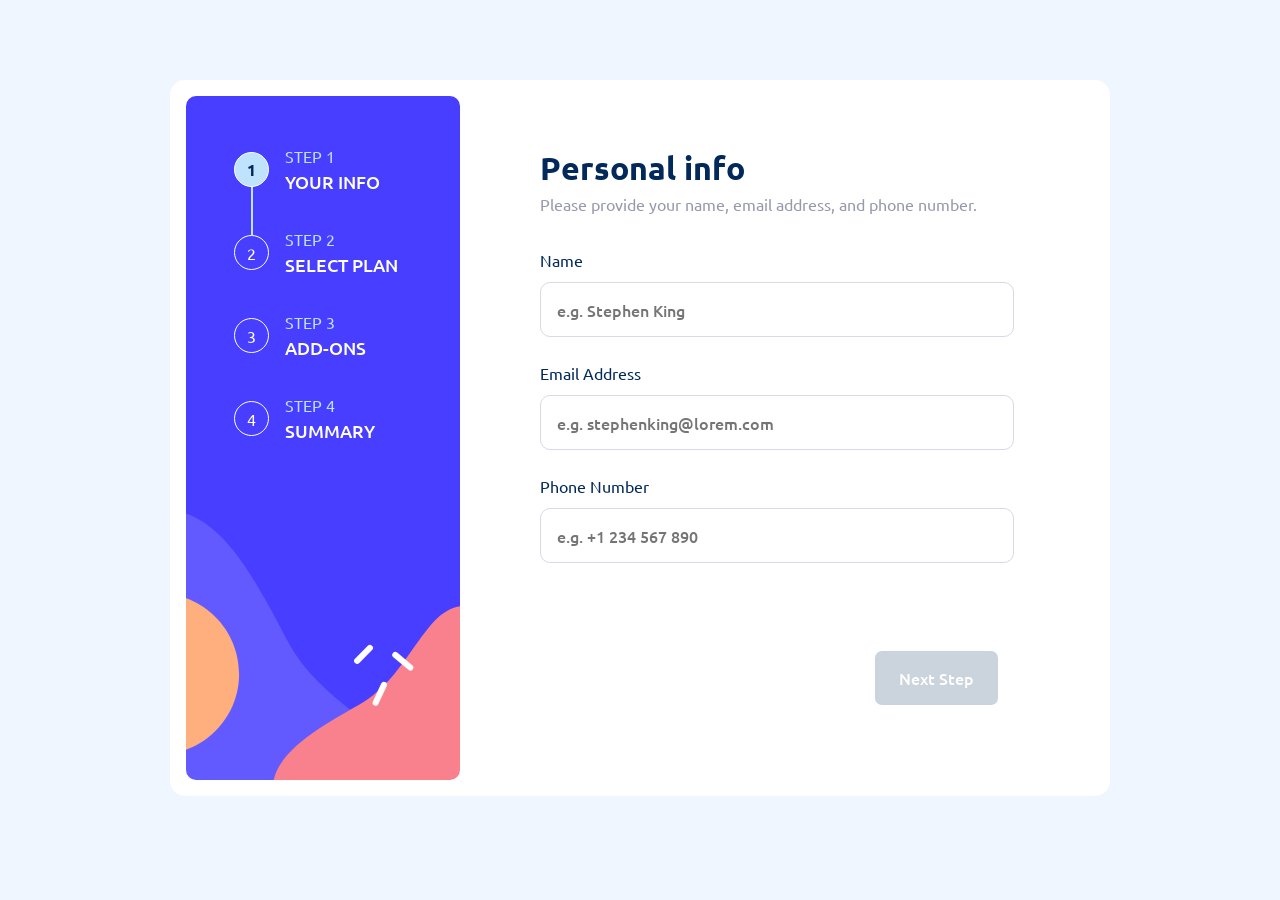
<file: index.html>
<!DOCTYPE html>
<html lang="en">
  <head>
    <meta charset="UTF-8" />
    <meta name="viewport" content="width=device-width, initial-scale=1.0" />
    <!-- displays site properly based on user's device -->

    <link
      rel="icon"
      type="image/png"
      sizes="32x32"
      href="./assets/images/favicon-32x32.png"
    />

    <title>Multi-step form Designing</title>

    <link rel="stylesheet" href="style.css" />
  </head>
  <body>
    <div class="container">
      <div class="form-box">
        <!-- Sidebar start -->
        <div class="sidebar">
          <ul class="steps">
            <li class="step active" data-step="1">
              <span>1</span>
              <p>Step 1 <br /><span>Your info</span></p>
            </li>
            <li class="step" data-step="2">
              <span>2</span>
              <p>Step 2<br /><span>Select plan</span></p>
            </li>
            <li class="step" data-step="3">
              <span>3</span>
              <p>Step 3<br /><span>Add-ons</span></p>
            </li>
            <li class="step" data-step="4">
              <span>4</span>
              <p>Step 4<br /><span>Summary</span></p>
            </li>
          </ul>
        </div>
        <!-- Sidebar end -->

        <div class="form">
          <form action="">
            <!-- Step 1 start -->
            <div
              class="form-step form-one form-step--active"
              data-stepdetails="1"
            >
              <h1>Personal info</h1>
              <p>Please provide your name, email address, and phone number.</p>
              <div class="input">
                <div class="input-detail">
                  <label for="name">Name</label>
                  <div class="invalid-message"></div>
                </div>
                <input
                  type="text"
                  placeholder="e.g. Stephen King"
                  id="name"
                  name="name"
                  required
                />
              </div>
              <div class="input">
                <div class="input-detail">
                  <label for="email">Email Address</label>
                  <div class="invalid-message"></div>
                </div>
                <input
                  type="text"
                  placeholder="e.g. stephenking@lorem.com"
                  id="email"
                  name="email"
                  required
                />
              </div>
              <div class="input">
                <div class="input-detail">
                  <label for="phoneNo">Phone Number</label>
                  <div class="invalid-message"></div>
                </div>
                <input
                  type="tel"
                  placeholder="e.g. +1 234 567 890"
                  id="phoneNo"
                  name="phoneNo"
                  maxlength="10"
                  required
                  pattern="\+1 \d{3} \d{3} \d{4}"
                />
              </div>
            </div>
            <!-- Step 1 end -->

            <!-- Step 2 start -->
            <div class="form-step form-two" data-stepdetails="2">
              <h1>Select your plan</h1>
              <p>You have the option of monthly or yearly billing.</p>
              <div class="billing" id="monthly">
                <div class="billing-type active" data-type="0">
                  <img src="assets/images/icon-arcade.svg" alt="" />
                  <div class="bill-details">
                    <h3 class="bill-name">Arcade</h3>
                    <p>$<span class="bill-price">9</span>/mo</p>
                  </div>
                </div>
                <div class="billing-type" data-type="1">
                  <img src="assets/images/icon-advanced.svg" alt="" />
                  <div class="bill-details">
                    <h3 class="bill-name">Advanced</h3>
                    <p>$<span class="bill-price">12</span>/mo</p>
                  </div>
                </div>
                <div class="billing-type" data-type="2">
                  <img src="assets/images/icon-pro.svg" alt="" />
                  <div class="bill-details">
                    <h3 class="bill-name">Pro</h3>
                    <p>$<span class="bill-price">15</span>/mo</p>
                  </div>
                </div>
              </div>
              <div class="billing" id="yearly">
                <div class="billing-type active" data-type="0">
                  <img src="assets/images/icon-arcade.svg" alt="" />
                  <div class="bill-details">
                    <h3 class="bill-name">Arcade</h3>
                    <p>$<span class="bill-price">90</span>/yr</p>
                    <h5>2 months free</h5>
                  </div>
                </div>
                <div class="billing-type" data-type="1">
                  <img src="assets/images/icon-advanced.svg" alt="" />
                  <div class="bill-details">
                    <h3 class="bill-name">Advanced</h3>
                    <p>$<span class="bill-price">120</span>/yr</p>
                    <h5>2 months free</h5>
                  </div>
                </div>
                <div class="billing-type" data-type="2">
                  <img src="assets/images/icon-pro.svg" alt="" />
                  <div class="bill-details">
                    <h3 class="bill-name">Pro</h3>
                    <p>$<span class="bill-price">150</span>/yr</p>
                    <h5>2 months free</h5>
                  </div>
                </div>
              </div>
              <div class="duration">
                <div class="type active">Monthly</div>
                <label class="check">
                  <input type="checkbox" id="plan" name="plan" />
                  <span class="slider"></span>
                </label>
                <div class="type">Yearly</div>
              </div>

              <!-- <div class="Toggle">
                <input id="Checkbox1" name="checkbox1" type="checkbox" />
                <label for="Checkbox1">Bubble 1</label>
              </div> -->
            </div>
            <!-- Step 2 end -->

            <!-- Step 3 start -->
            <div class="form-step form-three" data-stepdetails="3">
              <h1>Pick add-ons</h1>
              <p>Add-ons help enhance your gaming experience.</p>
              <div
                class="add-ons-duration"
                id="monthly-addons"
                data-duration="monthly"
              >
                <div class="add-ons">
                  <div class="description">
                    <input
                      type="checkbox"
                      class="add-ons-type"
                      id="add-ons1"
                      name="add-ons1"
                      value="Online Service"
                      checked
                    />
                    <div>
                      <label for="add-ons1">Online service</label><br />
                      <p>Access to multiplayer games</p>
                    </div>
                  </div>
                  <span>+$<span class="service-price">1</span>/mo</span>
                </div>
                <div class="add-ons">
                  <div class="description">
                    <input
                      type="checkbox"
                      class="add-ons-type"
                      id="add-ons2"
                      name="add-ons2"
                      value="Larger storage"
                      checked
                    />
                    <div>
                      <label for="add-ons2">Larger storage</label><br />
                      <p>Extra 1TB of cloud save</p>
                    </div>
                  </div>
                  <span>+$<span class="service-price">2</span>/mo</span>
                </div>
                <div class="add-ons">
                  <div class="description">
                    <input
                      type="checkbox"
                      class="add-ons-type"
                      id="add-ons3"
                      name="add-ons3"
                      value="Customizable Profile"
                    />
                    <div>
                      <label for="add-ons1">Customizable Profile</label><br />
                      <p>Custom theme on your profile</p>
                    </div>
                  </div>
                  <span>+$<span class="service-price">2</span>/mo</span>
                </div>
              </div>
              <div
                class="add-ons-duration"
                id="yearly-addons"
                data-duration="yearly"
              >
                <div class="add-ons">
                  <div class="description">
                    <input
                      type="checkbox"
                      class="add-ons-type"
                      id="add-ons4"
                      name="add-ons4"
                      value="Online Service"
                      checked
                    />
                    <div>
                      <label for="add-ons4">Online service</label><br />
                      <p>Access to multiplayer games</p>
                    </div>
                  </div>
                  <span>+$<span class="service-price">10</span>/yr</span>
                </div>
                <div class="add-ons">
                  <div class="description">
                    <input
                      type="checkbox"
                      class="add-ons-type"
                      id="add-ons5"
                      name="add-ons5"
                      value="Larger storage"
                      checked
                    />
                    <div>
                      <label for="add-ons5">Larger storage</label><br />
                      <p>Extra 1TB of cloud save</p>
                    </div>
                  </div>
                  <span>+$<span class="service-price">20</span>/yr</span>
                </div>
                <div class="add-ons">
                  <div class="description">
                    <input
                      type="checkbox"
                      class="add-ons-type"
                      id="add-ons6"
                      name="add-ons6"
                      value="Customizable Profile"
                    />
                    <div>
                      <label for="add-ons6">Customizable Profile</label><br />
                      <p>Custom theme on your profile</p>
                    </div>
                  </div>
                  <span>+$<span class="service-price">20</span>/yr</span>
                </div>
              </div>
            </div>
            <!-- Step 3 end -->

            <!-- Step 4 start -->
            <div class="form-step form-four" data-stepdetails="4">
              <h1>Finishing up</h1>
              <p>Double-check everything looks OK before confirming.</p>
              <!-- Dynamically add subscription and add-on selections here -->
              <div class="calculate">
                <div class="plans">
                  <div class="plan">
                    <h3 class="plan-name-confirm">Arcade (Monthly)</h3>
                    <button type="button" class="change">Change</button>
                  </div>
                  <span class="plan-price-confirm">$9/mo</span>
                </div>
                <hr />
                <div class="services">
                  <!-- <div class="service">
                    <p>Online service</p>
                    <span>+$1/mo</span>
                  </div>
                  <div class="service">
                    <p>Larger storage</p>
                    <span>+$2/mo</span>
                  </div> -->
                </div>
              </div>
              <div class="total">
                <p>Total (per month/year)</p>
                <span class="total-price">$9/mo</span>
              </div>
            </div>
            <!-- Step 4 end -->
            <div class="btn-group">
              <button type="button" class="btn btn-confirm">Confirm</button>
              <button type="button" class="btn btn-next btn-next--disabled">
                Next Step
              </button>
              <button type="button" class="btn btn-back">Go Back</button>
            </div>
          </form>
          <!-- Step 5 start -->
          <div class="thanks">
            <img src="assets/images/icon-thank-you.svg" alt="" />
            <h3>Thank you!</h3>
            <p>
              Thanks for confirming your subscription! We hope you have fun
              using our platform. If you ever need support, please feel free to
              email us at support@loremgaming.com.
            </p>
          </div>
          <!-- Step 5 end -->
        </div>
      </div>
    </div>
    <!-- <div class="attribution">
    Challenge by <a href="https://www.frontendmentor.io?ref=challenge" target="_blank">Frontend Mentor</a>. 
    Coded by <a href="#">Your Name Here</a>.
  </div> -->
    <script src="script.js"></script>
  </body>
</html>
</file>
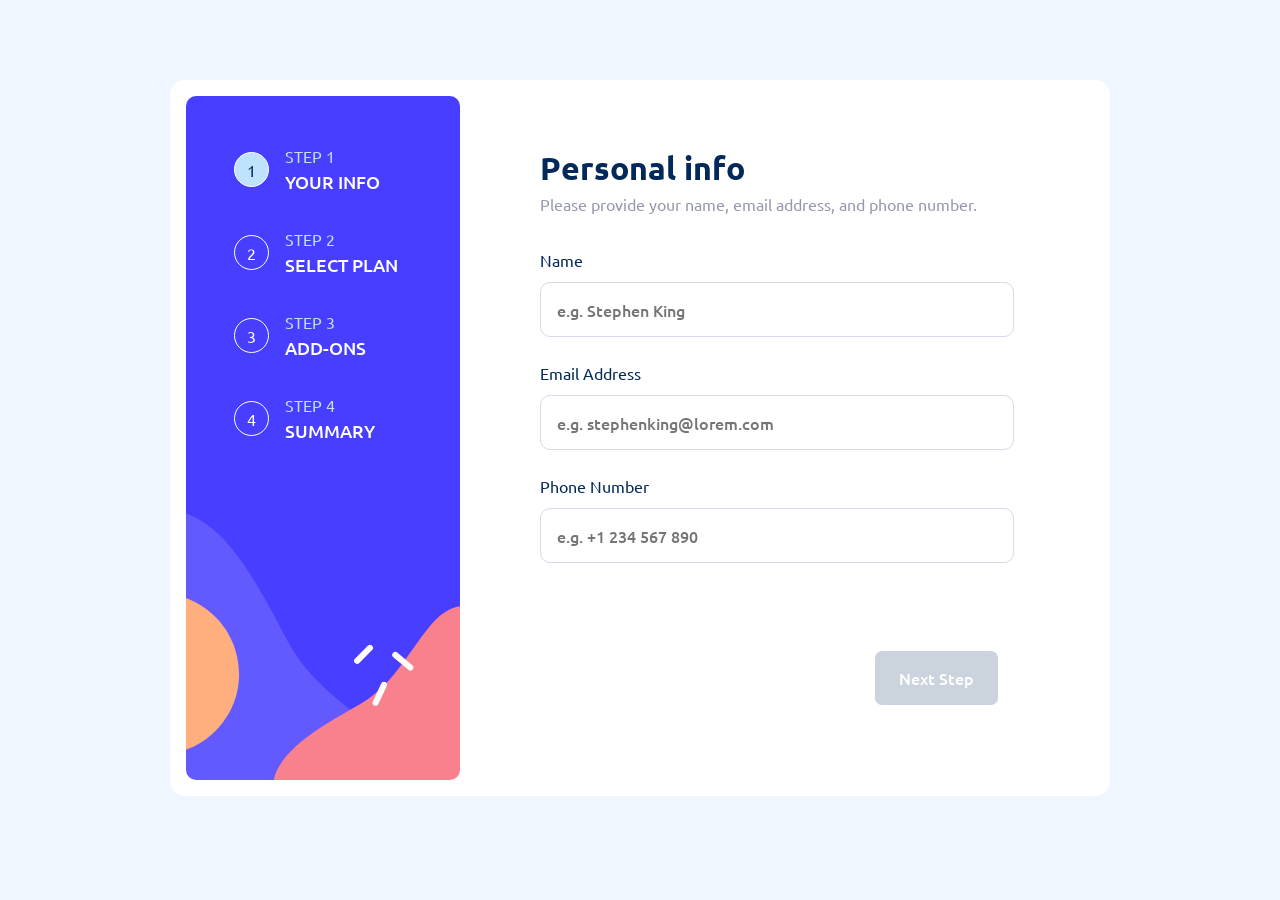
<file: netlify/index.html>
<!DOCTYPE html>
<html lang="en">
  <head>
    <meta charset="UTF-8" />
    <meta name="viewport" content="width=device-width, initial-scale=1.0" />
    <!-- displays site properly based on user's device -->

    <link
      rel="icon"
      type="image/png"
      sizes="32x32"
      href="./assets/images/favicon-32x32.png"
    />

    <title>Multi-step form Designing</title>

    <link rel="stylesheet" href="style.css" />
  </head>
  <body>
    <div class="container">
      <div class="form-box">
        <!-- Sidebar start -->
        <div class="sidebar">
          <ul class="steps">
            <li class="step active" data-step="1">
              <span>1</span>
              <p>Step 1 <br /><span>Your info</span></p>
            </li>
            <li class="step" data-step="2">
              <span>2</span>
              <p>Step 2<br /><span>Select plan</span></p>
            </li>
            <li class="step" data-step="3">
              <span>3</span>
              <p>Step 3<br /><span>Add-ons</span></p>
            </li>
            <li class="step" data-step="4">
              <span>4</span>
              <p>Step 4<br /><span>Summary</span></p>
            </li>
          </ul>
        </div>
        <!-- Sidebar end -->

        <div class="form">
          <form action="">
            <!-- Step 1 start -->
            <div
              class="form-step form-one form-step--active"
              data-stepdetails="1"
            >
              <h1>Personal info</h1>
              <p>Please provide your name, email address, and phone number.</p>
              <div class="input">
                <div class="input-detail">
                  <label for="name">Name</label>
                  <div class="invalid-message"></div>
                </div>
                <input
                  type="text"
                  placeholder="e.g. Stephen King"
                  id="name"
                  name="name"
                  required
                />
              </div>
              <div class="input">
                <div class="input-detail">
                  <label for="email">Email Address</label>
                  <div class="invalid-message"></div>
                </div>
                <input
                  type="text"
                  placeholder="e.g. stephenking@lorem.com"
                  id="email"
                  name="email"
                  required
                />
              </div>
              <div class="input">
                <div class="input-detail">
                  <label for="phoneNo">Phone Number</label>
                  <div class="invalid-message"></div>
                </div>
                <input
                  type="number"
                  placeholder="e.g. +1 234 567 890"
                  id="phoneNo"
                  name="phoneNo"
                  maxlength="10"
                  required
                />
              </div>
            </div>
            <!-- Step 1 end -->

            <!-- Step 2 start -->
            <div class="form-step form-two" data-stepdetails="2">
              <h1>Select your plan</h1>
              <p>You have the option of monthly or yearly billing.</p>
              <div class="billing" id="monthly">
                <div class="billing-type active" data-type="0">
                  <img src="assets/images/icon-arcade.svg" alt="" />
                  <div class="bill-details">
                    <h3 class="bill-name">Arcade</h3>
                    <p>$<span class="bill-price">9</span>/mo</p>
                  </div>
                </div>
                <div class="billing-type" data-type="1">
                  <img src="assets/images/icon-advanced.svg" alt="" />
                  <div class="bill-details">
                    <h3 class="bill-name">Advanced</h3>
                    <p>$<span class="bill-price">12</span>/mo</p>
                  </div>
                </div>
                <div class="billing-type" data-type="2">
                  <img src="assets/images/icon-pro.svg" alt="" />
                  <div class="bill-details">
                    <h3 class="bill-name">Pro</h3>
                    <p>$<span class="bill-price">15</span>/mo</p>
                  </div>
                </div>
              </div>
              <div class="billing" id="yearly">
                <div class="billing-type active" data-type="0">
                  <img src="assets/images/icon-arcade.svg" alt="" />
                  <div class="bill-details">
                    <h3 class="bill-name">Arcade</h3>
                    <p>$<span class="bill-price">90</span>/mo</p>
                    <h5>2 months free</h5>
                  </div>
                </div>
                <div class="billing-type" data-type="1">
                  <img src="assets/images/icon-advanced.svg" alt="" />
                  <div class="bill-details">
                    <h3 class="bill-name">Advanced</h3>
                    <p>$<span class="bill-price">120</span>/mo</p>
                    <h5>2 months free</h5>
                  </div>
                </div>
                <div class="billing-type" data-type="2">
                  <img src="assets/images/icon-pro.svg" alt="" />
                  <div class="bill-details">
                    <h3 class="bill-name">Pro</h3>
                    <p>$<span class="bill-price">150</span>/mo</p>
                    <h5>2 months free</h5>
                  </div>
                </div>
              </div>
              <div class="duration">
                <div class="type active">Monthly</div>
                <label class="check">
                  <input type="checkbox" id="plan" name="plan" />
                  <span class="slider"></span>
                </label>
                <div class="type">Yearly</div>
              </div>

              <!-- <div class="Toggle">
                <input id="Checkbox1" name="checkbox1" type="checkbox" />
                <label for="Checkbox1">Bubble 1</label>
              </div> -->
            </div>
            <!-- Step 2 end -->

            <!-- Step 3 start -->
            <div class="form-step form-three" data-stepdetails="3">
              <h1>Pick add-ons</h1>
              <p>Add-ons help enhance your gaming experience.</p>
              <div class="add-ons">
                <div class="description">
                  <input
                    type="checkbox"
                    class="add-ons-type"
                    id="add-ons1"
                    name="add-ons1"
                    value="Online Service"
                    checked
                  />
                  <div>
                    <label for="add-ons1">Online service</label><br />
                    <p>Access to multiplayer games</p>
                  </div>
                </div>
                <span>+$<span class="service-price">1</span>/mo</span>
              </div>
              <div class="add-ons">
                <div class="description">
                  <input
                    type="checkbox"
                    class="add-ons-type"
                    id="add-ons2"
                    name="add-ons2"
                    value="Larger storage"
                    checked
                  />
                  <div>
                    <label for="add-ons2">Larger storage</label><br />
                    <p>Extra 1TB of cloud save</p>
                  </div>
                </div>
                <span>+$<span class="service-price">2</span>/mo</span>
              </div>
              <div class="add-ons">
                <div class="description">
                  <input
                    type="checkbox"
                    class="add-ons-type"
                    id="add-ons3"
                    name="add-ons3"
                    value="Customizable Profile"
                  />
                  <div>
                    <label for="add-ons1">Customizable Profile</label><br />
                    <p>Custom theme on your profile</p>
                  </div>
                </div>
                <span>+$<span class="service-price">2</span>/mo</span>
              </div>
            </div>
            <!-- Step 3 end -->

            <!-- Step 4 start -->
            <div class="form-step form-four" data-stepdetails="4">
              <h1>Finishing up</h1>
              <p>Double-check everything looks OK before confirming.</p>
              <!-- Dynamically add subscription and add-on selections here -->
              <div class="calculate">
                <div class="plans">
                  <div class="plan">
                    <h3 class="plan-name-confirm">Arcade (Monthly)</h3>
                    <button type="button" class="change">Change</button>
                  </div>
                  <span>$<span class="plan-price-confirm">9</span>/mo</span>
                </div>
                <hr />
                <div class="services">
                  <!-- <div class="service">
                    <p>Online service</p>
                    <span>+$1/mo</span>
                  </div>
                  <div class="service">
                    <p>Larger storage</p>
                    <span>+$2/mo</span>
                  </div> -->
                </div>
              </div>
              <div class="total">
                <p>Total (per month/year)</p>
                <span>$<span class="total-price"></span>/mo</span>
              </div>
            </div>
            <!-- Step 4 end -->
            <div class="btn-group">
              <button type="button" class="btn btn-confirm">Confirm</button>
              <button type="button" class="btn btn-next btn-next--disabled">
                Next Step
              </button>
              <button type="button" class="btn btn-back">Go Back</button>
            </div>
          </form>
          <!-- Step 5 start -->
          <div class="thanks">
            <img src="assets/images/icon-thank-you.svg" alt="" />
            <h3>Thank you!</h3>
            <p>
              Thanks for confirming your subscription! We hope you have fun
              using our platform. If you ever need support, please feel free to
              email us at support@loremgaming.com.
            </p>
          </div>
          <!-- Step 5 end -->
        </div>
      </div>
    </div>
    <!-- <div class="attribution">
    Challenge by <a href="https://www.frontendmentor.io?ref=challenge" target="_blank">Frontend Mentor</a>. 
    Coded by <a href="#">Your Name Here</a>.
  </div> -->
    <script src="script.js"></script>
  </body>
</html>
</file>
<file: style.css>
@import url("https://fonts.googleapis.com/css2?family=Ubuntu:ital,wght@0,300;0,400;0,500;0,700;1,300;1,400;1,500;1,700&display=swap");
:root {
  --marine-blue: hsl(213, 96%, 18%);
  --purplish-blue: hsl(243, 100%, 62%);
  --pastel-blue: hsl(228, 100%, 84%);
  --light-blue: hsl(206, 94%, 87%);

  --strawberry-red: hsl(354, 84%, 57%);

  --cool-gray: hsl(231, 11%, 63%);
  --light-gray: hsl(229, 24%, 87%);
  --magnolia: hsl(217, 100%, 97%);
  --alabaster: hsl(231, 100%, 99%);
  --white: hsl(0, 0%, 100%);
  --green: hsl(139, 81%, 22%);
}

* {
  margin: 0;
  padding: 0;
  box-sizing: border-box;
}

html {
  scroll-behavior: smooth;
}

body {
  font-family: "Ubuntu", serif;
  background: var(--magnolia);
  font-size: 16px;
  line-height: 1.5;
}

input,
button {
  font-family: inherit;
}

ul {
  list-style: none;
}

img {
  max-width: 100%;
}
.container {
  max-width: 940px;
  margin: 0 auto;
}
.form-box {
  display: flex;
  flex-direction: column;
  border-radius: 15px;
  background-color: var(--magnolia);
}

.sidebar {
  width: 100%;
  height: 150px;
  padding: 1em;
  /* border-radius: 15px; */
  background-image: url(assets/images/bg-sidebar-mobile.svg);
  background-repeat: no-repeat;
  background-size: cover;
  background-position: center bottom;
  color: var(--white);
  text-transform: uppercase;
}

.steps {
  display: flex;
  flex-direction: row;
  justify-content: center;
  align-items: center;
  gap: 1em;
}

.step {
  display: flex;
  align-items: center;
  margin-bottom: 1em;
  position: relative;
}

.step > span {
  width: 35px;
  height: 35px;
  display: flex;
  align-items: center;
  justify-content: center;
  border: 1px solid var(--white);
  border-radius: 50%;
  margin-right: 1em;
  transition: 1s;
}

.steps li.active > span {
  color: var(--marine-blue);
  background-color: var(--light-blue);
  position: relative;
  z-index: 1;
  font-weight: bold;

  @starting-style {
    opacity: 0;
  }
}

.step p {
  font-weight: 400;
  color: var(--light-blue);
  display: none;
}

.step p span {
  font-weight: 500;
  font-size: 18px;
  color: var(--white);
}

.form {
  padding: 0 2em;
  margin-top: -4em;
  margin-left: 1em;
  margin-right: 1em;
  color: var(--marine-blue);
  background-color: var(--white);
  border-radius: 10px;
}

.form-step {
  padding: 3em 0;
}

.form-step p {
  color: var(--cool-gray);
  font-size: 16px;
  margin-bottom: 2em;
}

.input {
  display: flex;
  flex-direction: column;
}

.input:not(:last-child) {
  margin-bottom: 1.5em;
}

.input label {
  margin-bottom: 10px;
}

.input input {
  height: 55px;
  padding: 0 1em;
  outline: none;
  border: 1px solid var(--light-gray);
  border-radius: 10px;
  font-size: 16px;
  color: var(--marine-blue);
  font-weight: 500;
}

.input input:focus {
  border: 1px solid var(--purplish-blue);
}

.input .invalid {
  border: 1px solid var(--strawberry-red);
}

.input .valid {
  border: 1px solid var(--green);
}

.input-detail {
  display: flex;
  justify-content: space-between;
}

.input-detail .invalid-message {
  color: var(--strawberry-red);
  font-weight: 500;
}

.btn-group {
  display: flex;
  justify-content: space-between;
  flex-direction: row-reverse;
  margin-top: 1em;
  position: fixed;
  background: white;
  bottom: 0;
  left: 0;
  right: 0;
  padding: 1.5em 1em;
}

.btn {
  cursor: pointer;
  color: var(--white);
  padding: 1em 1.5em;
  font-size: 16px;
  background-color: var(--marine-blue);
  font-weight: 500;
  border: none;
  border-radius: 7px;
  transition: opacity 0.5s linear, color 0.5s linear, font-weight 0.5s linear;
}

.btn:hover {
  opacity: 0.8;
}
.btn-next--disabled {
  opacity: 0.2;
  pointer-events: none;
}
.btn-back {
  background: none;
  padding: 1em 0;
  color: var(--cool-gray);
}

.btn-back:hover {
  color: var(--marine-blue);
  font-weight: 600;
}

.btn-confirm {
  background: var(--purplish-blue);
}

.btn-back,
.btn-confirm {
  display: none;
}

.billing {
  display: flex;
  flex-direction: column;
}

.billing-type {
  border: 1px solid var(--cool-gray);
  border-radius: 7px;
  padding: 1em;
  display: flex;
  align-items: center;
  gap: 1em;
  margin-bottom: 1em;
  cursor: pointer;
}

#yearly {
  display: none;
}

.billing-type:hover {
  border: 1px solid var(--purplish-blue);
}

.billing .active {
  border: 1px solid var(--purplish-blue);
  background-color: var(--alabaster);
  filter: grayscale(0);
}

.billing-type p,
.add-ons p,
.plans p,
.services p,
.total p {
  margin-bottom: 0;
}

.billing-type h3 {
  font-weight: 500;
}

.billing-type h5 {
  font-weight: 400;
}

.duration {
  margin-top: 2em;
  padding: 1em 3em;
  background-color: var(--alabaster);
  border-radius: 10px;
  display: flex;
  justify-content: space-evenly;
  align-items: center;
  font-weight: 500;
  color: var(--cool-gray);
  gap: 1em;
}

/* .duration .active {
  color: var(--marine-blue);
} */

.duration .check {
  position: relative;
  width: 40px;
  height: 20px;
  display: inline-block;
}

.duration .check input {
  opacity: 0;
  width: 0;
  height: 0;
}

.slider {
  position: absolute;
  cursor: pointer;
  top: 0;
  left: 0;
  right: 0;
  bottom: 0;
  border-radius: 20px;
  background-color: var(--marine-blue);
}

.slider:before {
  position: absolute;
  content: "";
  height: 13px;
  width: 13px;
  top: 3px;
  left: 4px;
  background-color: var(--white);
  border-radius: 50%;
  transition: all 0.5s;
}
.duration * {
  transition: all 0.5s;
}
.duration .check input:checked + .slider:before {
  transform: translateX(19px);
}

.duration:has(input:not(:checked)) .type:first-child {
  color: var(--marine-blue);
}

.duration:has(input:checked) .type:last-child {
  color: var(--marine-blue);
}

.duration:has(input:checked) .type:last-child {
  color: var(--marine-blue);
}

/* .duration .check .circle {
  width: 13px;
  height: 13px;
  background-color: var(--white);
  border-radius: 50%;
  margin: 1px 3px;
} */

.add-ons {
  border: 1px solid var(--cool-gray);
  border-radius: 10px;
  padding: 1em;
  margin-bottom: 1em;
  display: flex;
  justify-content: space-between;
  align-items: center;
}

.add-ons input[type="checkbox"] {
  width: 20px;
  height: 20px;
}

.add-ons label {
  font-weight: 500;
}

.add-ons span {
  color: var(--purplish-blue);
}

.add-ons .description {
  display: flex;
  align-items: center;
  gap: 1.5em;
}

.add-ons:has(input:checked) {
  border: 1px solid var(--purplish-blue);
  background-color: var(--alabaster);
}

.calculate {
  background-color: var(--alabaster);
  padding: 1.5em 2em;
}

.plans {
  display: flex;
  justify-content: space-between;
  align-items: center;
  margin-bottom: 1em;
}

.plans h3,
.plans span {
  font-size: 16px;
  font-weight: 600;
}

.plans button {
  background: none;
  border: none;
  font-size: 16px;
  font-weight: 500;
  color: var(--cool-gray);
  text-decoration: underline;
  cursor: pointer;
  transition: color 0.3s;
}

.plans button:hover {
  color: var(--purplish-blue);
}

.services {
  margin-top: 1em;
}

.service {
  display: flex;
  align-items: center;
  justify-content: space-between;
  margin-bottom: 1em;
}

.service:last-child {
  margin-bottom: 0;
}

.total {
  padding: 2em;
  display: flex;
  align-items: center;
  justify-content: space-between;
}

.total span {
  font-size: 18px;
  font-weight: 600;
  color: var(--purplish-blue);
}

.thanks {
  padding: 9em 0;
  display: flex;
  text-align: center;
}

.thanks h3 {
  font-size: 32px;
}

.thanks p {
  color: var(--cool-gray);
  font-size: 17px;
}

.form-one,
.form-two,
.form-three,
.form-four,
.thanks {
  display: none;
  /* opacity: 0; */
  transition: 0.5s ease-in-out;
}

.form-step--active {
  display: block;

  @starting-style {
    opacity: 0;
    transform: translateY(10px);
  }
}
ul > li.step.active:not(:last-child):after {
  content: "";
  position: absolute;
  top: 8px;
  left: 17px;
  height: 83px;
  background: var(--light-blue);
  width: 2px;
}
/* .step > span {
  transition: background 0.7s;
}
body:has(.add-ons input:checked) .steps > li:nth-child(3) > span {
  background: cadetblue;
} */

@media screen and (min-width: 768px) {
  .form-box {
    flex-direction: row;
    margin-top: 5em;
    padding: 1em;
    background-color: var(--white);
    height: 716px;
  }

  .form {
    width: 100%;
    margin-top: 0;
    padding: 0 4em;
  }
  .sidebar {
    min-width: 274px;
    width: auto;
    height: auto;
    padding: 3em;
    background-image: url(assets/images/bg-sidebar-desktop.svg);
    background-repeat: no-repeat;
    background-size: cover;
    background-position: center;
    color: var(--white);
    border-radius: 10px;
  }
  .sidebar ul.steps {
    flex-direction: column;
  }

  .steps {
    align-items: flex-start;
  }

  .step p {
    display: block;
  }

  .billing {
    display: flex;
    flex-direction: row;
    justify-content: space-between;
    gap: 0.5em;
  }

  .billing-type {
    flex-grow: 0;
    flex-basis: 136px;
    display: flex;
    flex-direction: column;
    justify-content: center;
    align-items: flex-start;
    transition: all 0.5s;
    filter: grayscale(1);
  }

  .billing-type img {
    margin-bottom: 2em;
  }

  .btn-group {
    position: initial;
    margin-top: 1em;
    margin-bottom: 0.5em;
  }
}

/* @media all and (max-width: 990px) {
  .sidebar {
    background-size: cover;
    background-position: center center;
  }
} */

/* functional styles 
============================================*/
/* .steps > .step {
  opacity: 0.5;
  pointer-events: none;
}
.steps > .step.active {
  opacity: 1;
  pointer-events: all;
} */
</file>
<file: netlify/style.css>
@import url("https://fonts.googleapis.com/css2?family=Ubuntu:ital,wght@0,300;0,400;0,500;0,700;1,300;1,400;1,500;1,700&display=swap");
:root {
  --marine-blue: hsl(213, 96%, 18%);
  --purplish-blue: hsl(243, 100%, 62%);
  --pastel-blue: hsl(228, 100%, 84%);
  --light-blue: hsl(206, 94%, 87%);

  --strawberry-red: hsl(354, 84%, 57%);

  --cool-gray: hsl(231, 11%, 63%);
  --light-gray: hsl(229, 24%, 87%);
  --magnolia: hsl(217, 100%, 97%);
  --alabaster: hsl(231, 100%, 99%);
  --white: hsl(0, 0%, 100%);
}

* {
  margin: 0;
  padding: 0;
  box-sizing: border-box;
}

html {
  scroll-behavior: smooth;
}

body {
  font-family: "Ubuntu", serif;
  background: var(--magnolia);
  font-size: 16px;
  line-height: 1.5;
}

input,
button {
  font-family: inherit;
}

ul {
  list-style: none;
}

img {
  max-width: 100%;
}
.container {
  max-width: 940px;
  margin: 0 auto;
}
.form-box {
  display: flex;
  flex-direction: column;
  border-radius: 15px;
  background-color: var(--magnolia);
}

.sidebar {
  width: 100%;
  height: 150px;
  padding: 1em;
  /* border-radius: 15px; */
  background-image: url(assets/images/bg-sidebar-mobile.svg);
  background-repeat: no-repeat;
  background-size: cover;
  background-position: center bottom;
  color: var(--white);
  text-transform: uppercase;
}

.steps {
  display: flex;
  flex-direction: row;
  justify-content: center;
  align-items: center;
  gap: 1em;
}

.step {
  display: flex;
  align-items: center;
  margin-bottom: 1em;
}

.step > span {
  width: 35px;
  height: 35px;
  display: flex;
  align-items: center;
  justify-content: center;
  border: 1px solid var(--white);
  border-radius: 50%;
  margin-right: 1em;
  transition: 1s;
}

.steps li.active > span {
  color: var(--marine-blue);
  background-color: var(--light-blue);

  @starting-style {
    opacity: 0;
  }
}

.step p {
  font-weight: 400;
  color: var(--light-blue);
  display: none;
}

.step p span {
  font-weight: 500;
  font-size: 18px;
  color: var(--white);
}

.form {
  padding: 0 2em;
  margin-top: -4em;
  margin-left: 1em;
  margin-right: 1em;
  color: var(--marine-blue);
  background-color: var(--white);
  border-radius: 10px;
}

.form-step {
  padding: 3em 0;
}

.form-step p {
  color: var(--cool-gray);
  font-size: 16px;
  margin-bottom: 2em;
}

.input {
  display: flex;
  flex-direction: column;
}

.input:not(:last-child) {
  margin-bottom: 1.5em;
}

.input label {
  margin-bottom: 10px;
}

.input input {
  height: 55px;
  padding: 0 1em;
  outline: none;
  border: 1px solid var(--light-gray);
  border-radius: 10px;
  font-size: 16px;
  color: var(--marine-blue);
  font-weight: 500;
}

.input input:focus {
  border: 1px solid var(--purplish-blue);
}

.input .invalid {
  border: 1px solid var(--strawberry-red);
}

.input-detail {
  display: flex;
  justify-content: space-between;
}

.input-detail .invalid-message {
  color: var(--strawberry-red);
  font-weight: 500;
}

.btn-group {
  display: flex;
  justify-content: space-between;
  flex-direction: row-reverse;
  margin-top: 1em;
  position: fixed;
  background: white;
  bottom: 0;
  left: 0;
  right: 0;
  padding: 1.5em 1em;
}

.btn {
  cursor: pointer;
  color: var(--white);
  padding: 1em 1.5em;
  font-size: 16px;
  background-color: var(--marine-blue);
  font-weight: 500;
  border: none;
  border-radius: 7px;
  transition: opacity 0.5s linear, color 0.5s linear, font-weight 0.5s linear;
}

.btn:hover {
  opacity: 0.8;
}
.btn-next--disabled {
  opacity: 0.2;
  pointer-events: none;
}
.btn-back {
  background: none;
  padding: 1em 0;
  color: var(--cool-gray);
}

.btn-back:hover {
  color: var(--marine-blue);
  font-weight: 600;
}

.btn-confirm {
  background: var(--purplish-blue);
}

.btn-back,
.btn-confirm {
  display: none;
}

.billing {
  display: flex;
  flex-direction: column;
}

.billing-type {
  border: 1px solid var(--cool-gray);
  border-radius: 7px;
  padding: 1em;
  display: flex;
  align-items: center;
  gap: 1em;
  margin-bottom: 1em;
  cursor: pointer;
}

#yearly {
  display: none;
}

.billing-type:hover {
  border: 1px solid var(--purplish-blue);
}

.billing .active {
  border: 1px solid var(--purplish-blue);
  background-color: var(--alabaster);
  filter: grayscale(0);
}

.billing-type p,
.add-ons p,
.plans p,
.services p,
.total p {
  margin-bottom: 0;
}

.billing-type h3 {
  font-weight: 500;
}

.billing-type h5 {
  font-weight: 400;
}

.duration {
  margin-top: 2em;
  padding: 1em 3em;
  background-color: var(--alabaster);
  border-radius: 10px;
  display: flex;
  justify-content: space-evenly;
  align-items: center;
  font-weight: 500;
  color: var(--cool-gray);
  gap: 1em;
}

/* .duration .active {
  color: var(--marine-blue);
} */

.duration .check {
  position: relative;
  width: 40px;
  height: 20px;
  display: inline-block;
}

.duration .check input {
  opacity: 0;
  width: 0;
  height: 0;
}

.slider {
  position: absolute;
  cursor: pointer;
  top: 0;
  left: 0;
  right: 0;
  bottom: 0;
  border-radius: 20px;
  background-color: var(--marine-blue);
}

.slider:before {
  position: absolute;
  content: "";
  height: 13px;
  width: 13px;
  top: 3px;
  left: 4px;
  background-color: var(--white);
  border-radius: 50%;
  transition: all 0.5s;
}
.duration * {
  transition: all 0.5s;
}
.duration .check input:checked + .slider:before {
  transform: translateX(19px);
}

.duration:has(input:not(:checked)) .type:first-child {
  color: var(--marine-blue);
}

.duration:has(input:checked) .type:last-child {
  color: var(--marine-blue);
}

.duration:has(input:checked) .type:last-child {
  color: var(--marine-blue);
}

/* .duration .check .circle {
  width: 13px;
  height: 13px;
  background-color: var(--white);
  border-radius: 50%;
  margin: 1px 3px;
} */

.add-ons {
  border: 1px solid var(--cool-gray);
  border-radius: 10px;
  padding: 1em;
  margin-bottom: 1em;
  display: flex;
  justify-content: space-between;
  align-items: center;
}

.add-ons input[type="checkbox"] {
  width: 20px;
  height: 20px;
}

.add-ons label {
  font-weight: 500;
}

.add-ons span {
  color: var(--purplish-blue);
}

.add-ons .description {
  display: flex;
  align-items: center;
  gap: 1.5em;
}

.add-ons:has(input:checked) {
  border: 1px solid var(--purplish-blue);
  background-color: var(--alabaster);
}

.calculate {
  background-color: var(--alabaster);
  padding: 1.5em 2em;
}

.plans {
  display: flex;
  justify-content: space-between;
  align-items: center;
  margin-bottom: 1em;
}

.plans h3,
.plans span {
  font-size: 16px;
  font-weight: 600;
}

.plans button {
  background: none;
  border: none;
  font-size: 16px;
  font-weight: 500;
  color: var(--cool-gray);
  text-decoration: underline;
  cursor: pointer;
  transition: color 0.3s;
}

.plans button:hover {
  color: var(--purplish-blue);
}

.services {
  margin-top: 1em;
}

.service {
  display: flex;
  align-items: center;
  justify-content: space-between;
  margin-bottom: 1em;
}

.service:last-child {
  margin-bottom: 0;
}

.total {
  padding: 2em;
  display: flex;
  align-items: center;
  justify-content: space-between;
}

.total span {
  font-size: 18px;
  font-weight: 600;
  color: var(--purplish-blue);
}

.thanks {
  padding: 9em 0;
  display: flex;
  text-align: center;
}

.thanks h3 {
  font-size: 32px;
}

.thanks p {
  color: var(--cool-gray);
  font-size: 17px;
}

.form-one,
.form-two,
.form-three,
.form-four,
.thanks {
  display: none;
  /* opacity: 0; */
  transition: 0.5s ease-in-out;
}

.form-step--active {
  display: block;

  @starting-style {
    opacity: 0;
    transform: translateY(10px);
  }
}

/* .step > span {
  transition: background 0.7s;
}
body:has(.add-ons input:checked) .steps > li:nth-child(3) > span {
  background: cadetblue;
} */

@media screen and (min-width: 768px) {
  .form-box {
    flex-direction: row;
    margin-top: 5em;
    padding: 1em;
    background-color: var(--white);
    height: 716px;
  }

  .form {
    width: 100%;
    margin-top: 0;
    padding: 0 4em;
  }
  .sidebar {
    min-width: 274px;
    width: auto;
    height: auto;
    padding: 3em;
    background-image: url(assets/images/bg-sidebar-desktop.svg);
    background-repeat: no-repeat;
    background-size: cover;
    background-position: center;
    color: var(--white);
    border-radius: 10px;
  }
  .sidebar ul.steps {
    flex-direction: column;
  }

  .steps {
    align-items: flex-start;
  }

  .step p {
    display: block;
  }

  .billing {
    display: flex;
    flex-direction: row;
    justify-content: space-between;
    gap: 0.5em;
  }

  .billing-type {
    flex-grow: 0;
    flex-basis: 136px;
    display: flex;
    flex-direction: column;
    justify-content: center;
    align-items: flex-start;
    transition: all 0.5s;
    filter: grayscale(1);
  }

  .billing-type img {
    margin-bottom: 2em;
  }

  .btn-group {
    position: initial;
    margin-top: 1em;
    margin-bottom: 0.5em;
  }
}

/* @media all and (max-width: 990px) {
  .sidebar {
    background-size: cover;
    background-position: center center;
  }
} */

/* functional styles 
============================================*/
/* .steps > .step {
  opacity: 0.5;
  pointer-events: none;
}
.steps > .step.active {
  opacity: 1;
  pointer-events: all;
} */
</file>
